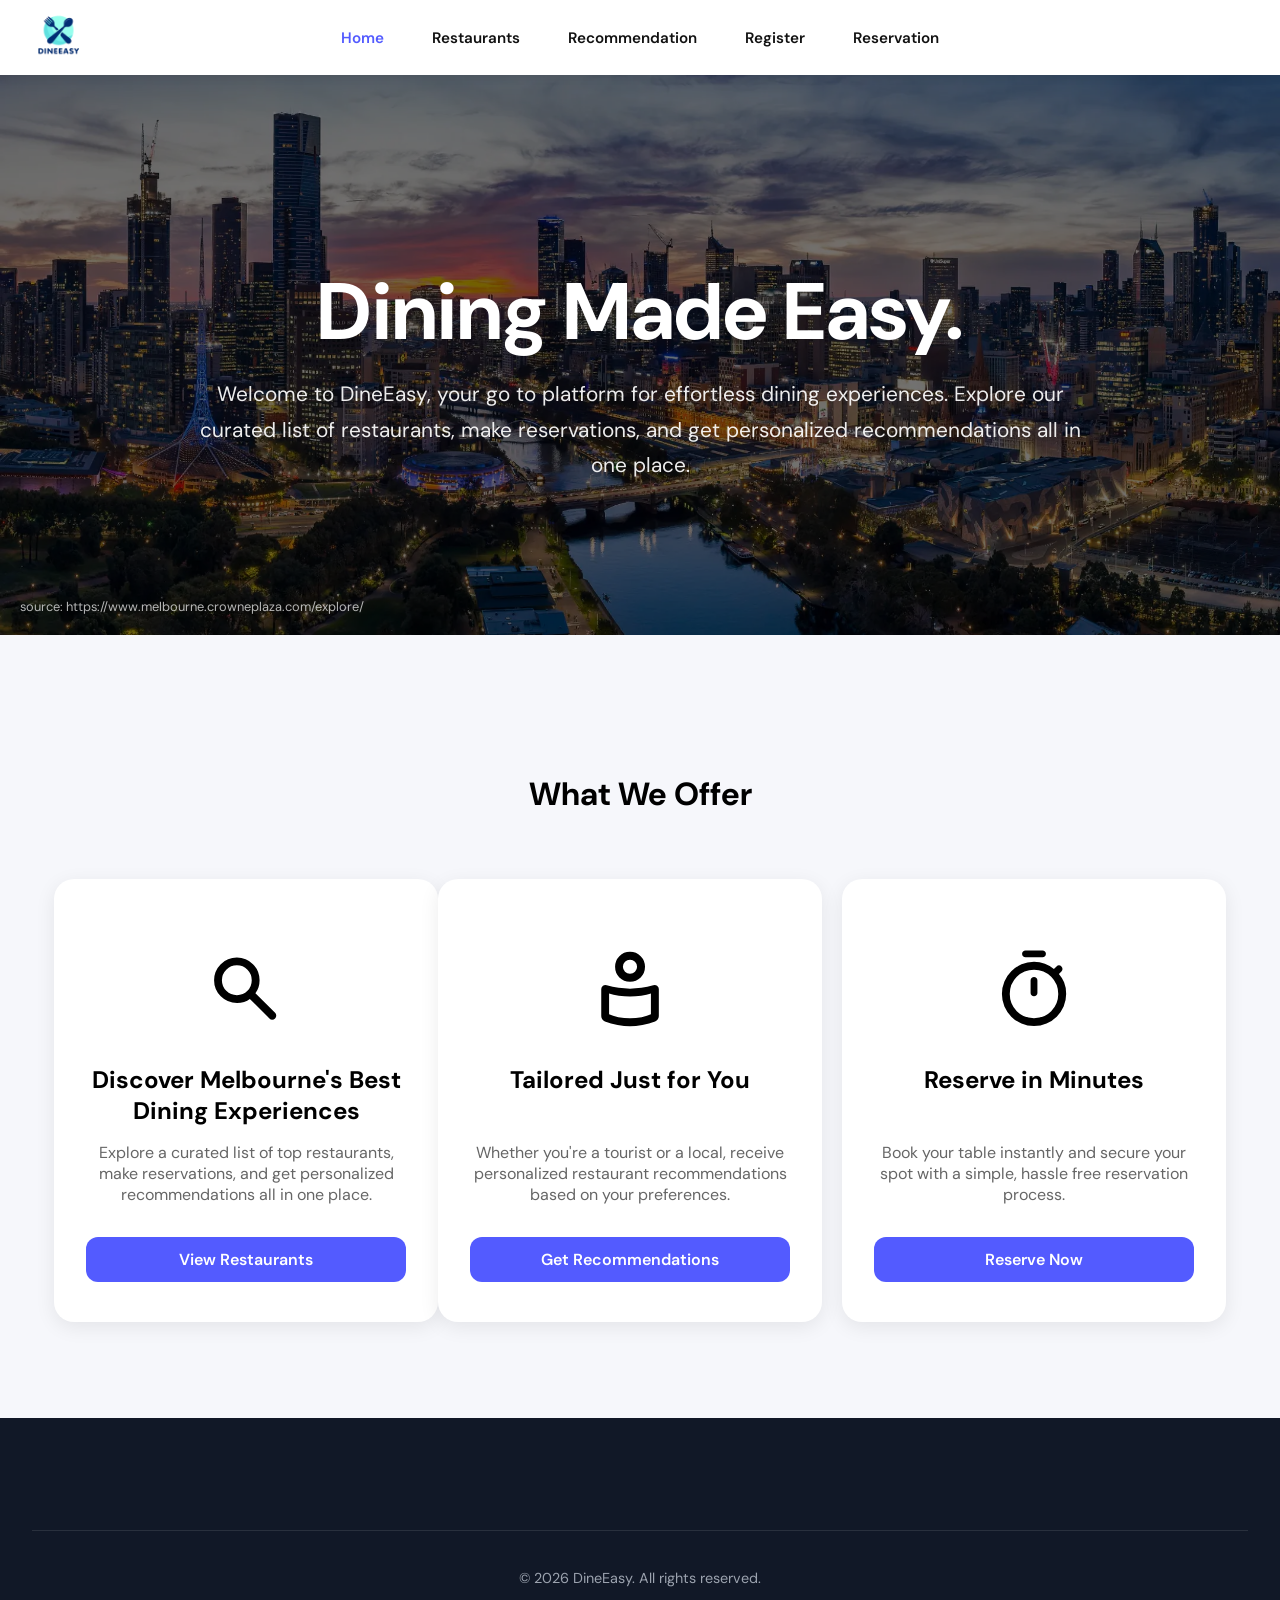
<file: index.html>
<!DOCTYPE html>
<html lang="en">

<head>
    <meta charset="utf-8">
    <meta name="description" content="Web development">
    <meta name="keywords" content="HTML, web development, forms, input elements, COS10005, Nico Gerber">
    <meta name="author" content="Nico Gerber">

    <meta name="viewport" content="width=device-width, initial-scale=1.0">

    <title>Nico Gerber Homepage</title>

    <link rel="stylesheet" href="css/style.css">

    <link href="https://fonts.googleapis.com/css2?family=DM+Sans:wght@400;500;700&display=swap" rel="stylesheet">


</head>

<body>

    <!-- NAV -->

    <header>


        <nav id="main-nav">

            <a href="index.html" id="logo-item">
                <img id="logo" src="images/logo.png" alt="DineEasy logo">
            </a>

            <ul id="nav-links">
                <li><a class="current-page" href="index.html">Home</a></li>
                <li><a href="restaurants.html">Restaurants</a></li>
                <li><a href="recommend.html">Recommendation</a></li>
                <li><a href="register.html">Register</a></li>
                <li><a href="reservation.html">Reservation</a></li>
            </ul>

        </nav>

    </header>

    <main>


        <!-- LEGEND -->

        <section id="homepage-legend">

            <div id="legend">
                <div class="legendtext">
                    <h1>Dining Made Easy.</h1>
                    <p id="welcome-text">Welcome to DineEasy, your go to platform for effortless dining experiences.
                        Explore
                        our curated list
                        of
                        restaurants, make reservations, and get personalized recommendations all in one place.</p>
                </div>




                <div class="bottom-left">
                    source: https://www.melbourne.crowneplaza.com/explore/
                </div>

                <img src="images/legend.jpg" id="legend-image" alt="Melbourne">
            </div>

        </section>

        <br><br>



        <!-- ABOUT -->


        <section id="about-section">


            <div id="about-title">

                <h1>What We Offer</h1>

            </div>


            <div id="about">


                <div id="first-two">

                    <a href="restaurants.html" class="about-link">

                        <div class="about-card">


                            <img src="images/search.svg" alt="About Image 1" class="about-icons">
                            <h2>Discover Melbourne's Best Dining Experiences</h2>
                            <p>Explore a curated list of top restaurants, make reservations, and get personalized
                                recommendations all in one place.</p>



                            <div class="about-button">
                                View Restaurants
                            </div>

                        </div>
                    </a>



                    <a href="recommend.html" class="about-link">
                        <div class="about-card">
                            <img src="images/you.svg" alt="About Image 2" class="about-icons">
                            <h2>Tailored Just for You</h2>
                            <br>
                            <p>Whether you're a tourist or a local, receive personalized restaurant recommendations
                                based on
                                your preferences.
                            </p>

                            <div class="about-button">
                                Get Recommendations
                            </div>

                        </div>

                    </a>


                </div>
                <a href="reservation.html" class="about-link">


                    <div class="about-card">
                        <img src="images/time.svg" alt="About Image 3" class="about-icons">
                        <h2>Reserve in Minutes</h2>
                        <br>
                        <p>Book your table instantly and secure your spot with a simple, hassle free reservation
                            process.

                        </p>


                        <div class="about-button">
                            Reserve Now
                        </div>
                    </div>
                </a>

            </div>



        </section>


    </main>


    <!-- FOOTER -->

    <footer id="main-footer">

        <div class="footer-bottom">
            <p>&copy; 2026 DineEasy. All rights reserved.</p>
        </div>

    </footer>



</body>

</html>
</file>
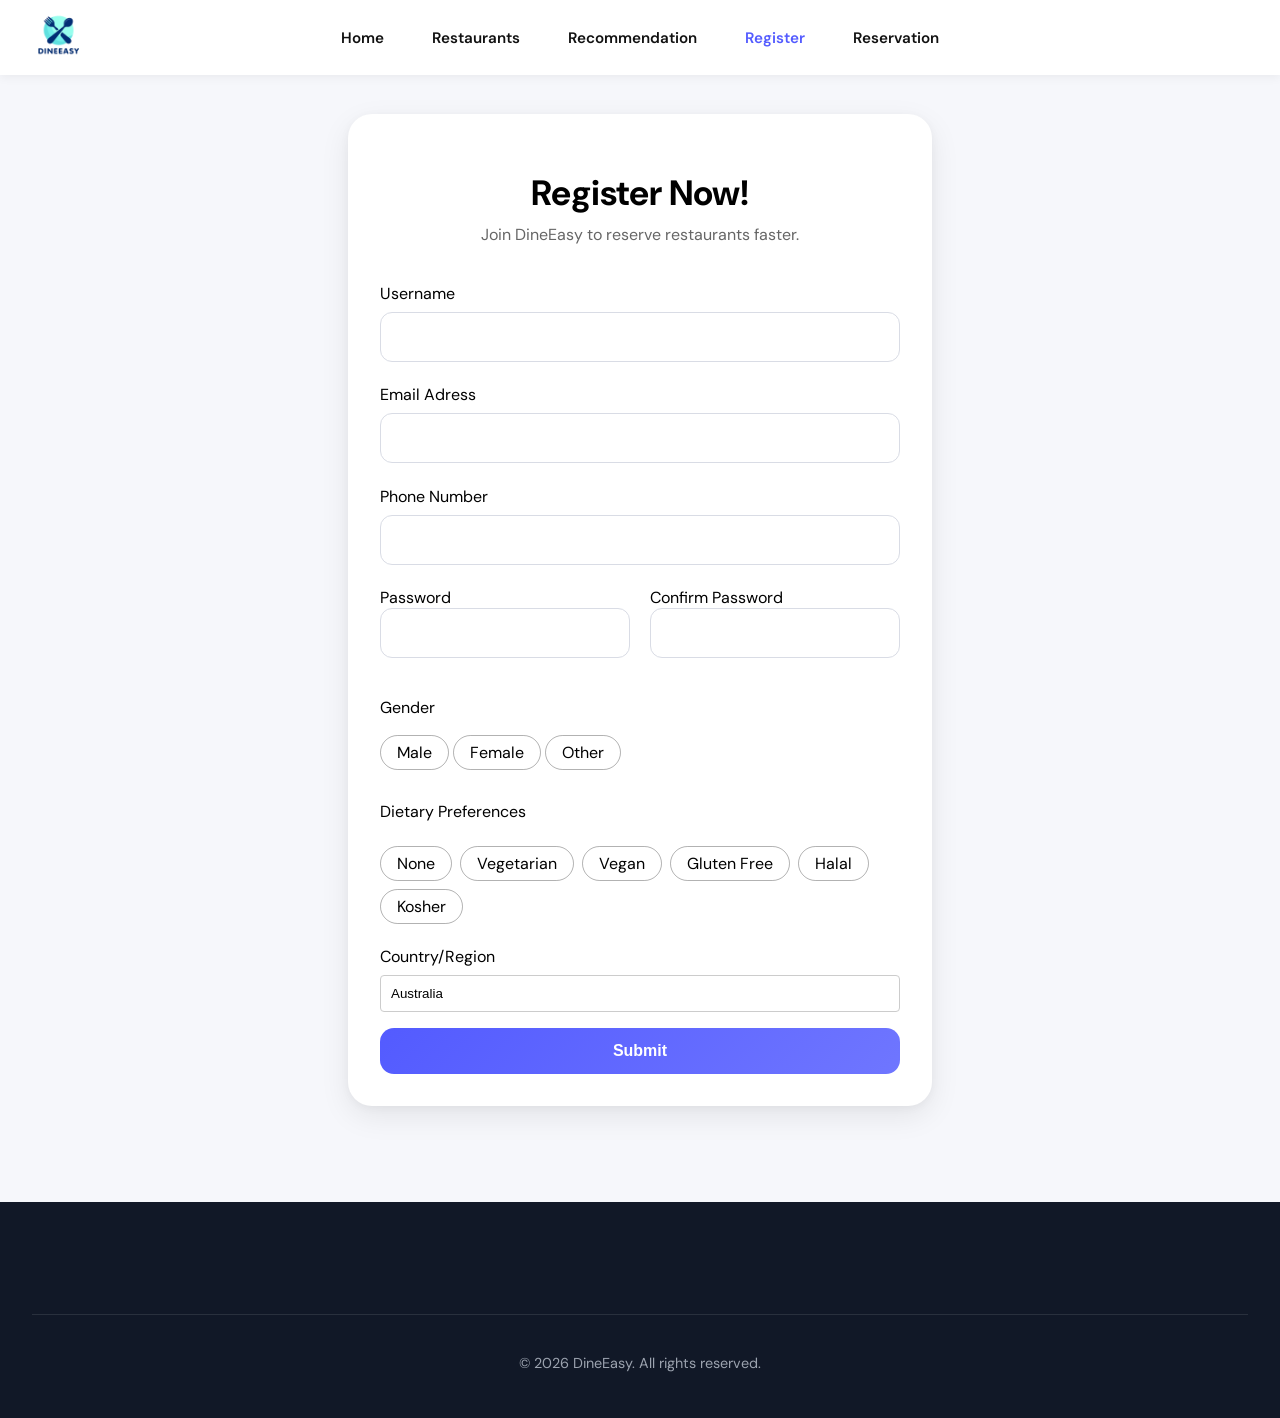
<file: register.html>
<!DOCTYPE html>
<html lang="en">

<head>
    <meta charset="utf-8">
    <meta name="description" content="Web development">
    <meta name="keywords" content="HTML, web development, forms, input elements, COS10005, Nico Gerber">
    <meta name="author" content="Nico Gerber">

    <meta name="viewport" content="width=device-width, initial-scale=1.0">

    <title>Nico Gerber Homepage</title>

    <link rel="stylesheet" href="css/style.css">

    <link href="https://fonts.googleapis.com/css2?family=DM+Sans:wght@400;500;700&display=swap" rel="stylesheet">


</head>

<body>


    <!-- NAV -->

    <header>


        <nav id="main-nav">

            <a href="index.html" id="logo-item">
                <img id="logo" src="images/logo.png" alt="DineEasy logo">
            </a>

            <ul id="nav-links">
                <li><a href="index.html">Home</a></li>
                <li><a href="restaurants.html">Restaurants</a></li>
                <li><a href="recommend.html">Recommendation</a></li>
                <li><a class="current-page" href="register.html">Register</a></li>
                <li><a href="reservation.html">Reservation</a></li>
            </ul>

        </nav>

    </header>

    <main>





        <br><br>


        <!-- FORM -->



        <form id="regform" class="register-form" action="http://mercury.swin.edu.au/it000000/cos10005/regtest.php"
            method="post">
            <div class="form-wrapper">

                <div id="reg-title">

                    <h1>Register Now!</h1>

                    <p>Join DineEasy to reserve restaurants faster.</p>


                </div>


                <!--   USERNAME   -->

                <div class="field">

                    <label for="username">Username</label>
                    <input type="text" id="username" name="username">
                    <div class="field-error" id="username-error"></div>

                </div>

                <!--   EMAIL   -->

                <div class="field">
                    <label for="email">Email Adress</label>
                    <input type="text" id="email" name="email">
                    <div class="field-error" id="email-error"></div>

                </div>

                <!--   PHONE NUMBER   -->

                <div class="field">
                    <label for="phonenumber">Phone Number</label>
                    <input type="tel" id="phonenumber" name="phonenumber">
                    <div class="field-error" id="phone-error"></div>

                </div>


                <!--   PASSWORD   -->

                <div class="field">

                    <div class="password-section">

                        <div class="stack-label">
                            <label for="password">Password</label>
                            <input type="password" id="password" name="password">
                        </div>

                        <div class="stack-label">
                            <label for="confirmpassword">Confirm Password</label>
                            <input type="password" id="confirmpassword" name="confirmpassword">
                        </div>


                    </div>

                </div>

                <div class="field-error" id="password-error"></div>

                <!--   GENDER   -->

                <div class="field">
                    <p>Gender</p>

                    <div class="radio-options">

                        <label for="male"><input type="radio" id="male" name="gender" value="male">Male</label>
                        <label for="female"><input type="radio" id="female" name="gender" value="female">Female</label>
                        <label for="other"><input type="radio" id="other" name="gender" value="other">
                            Other</label>


                    </div>

                </div>

                <div class="field-error" id="gender-error"></div>

                <!--   DIETARY PREFERENCES   -->

                <div class="field">



                    <p>Dietary Preferences</p>



                    <div class="check-options">

                        <label for="none"><input type="checkbox" id="none" name="dietary-preferences"
                                value="none">None</label>
                        <label for="vegetarian"><input type="checkbox" id="vegetarian" name="dietary-preferences"
                                value="vegetarian">Vegetarian</label>
                        <label for="vegan"><input type="checkbox" id="vegan" name="dietary-preferences" value="vegan">
                            Vegan</label>
                        <label for="gluten-free"><input type="checkbox" id="gluten-free" name="dietary-preferences"
                                value="gluten-free"> Gluten Free</label>
                        <label for="Halal"><input type="checkbox" id="Halal" name="dietary-preferences"
                                value="Halal">Halal</label>
                        <label for="Kosher"><input type="checkbox" id="Kosher" name="dietary-preferences"
                                value="Kosher">Kosher</label>


                    </div>

                </div>

                <div class="field-error" id="diet-error"></div>

                <!--   COUNTRY/REGION   -->

                <div class="field">

                    <label for="country">Country/Region</label>

                    <select name="country" id="country">
                        <option value="australia">Australia</option>
                        <option value="canada">Canada</option>
                        <option value="USA">USA</option>
                        <option value="spain">Spain</option>
                    </select>
                </div>

            </div>



            <button id="submit-form" type="submit">Submit</button>


        </form>



    </main>



    <!-- FOOTER -->


    <footer id="main-footer">

        <div class="footer-bottom">
            <p>&copy; 2026 DineEasy. All rights reserved.</p>
        </div>

    </footer>

    <script src="js/script.js"></script>

</body>



</html>
</file>
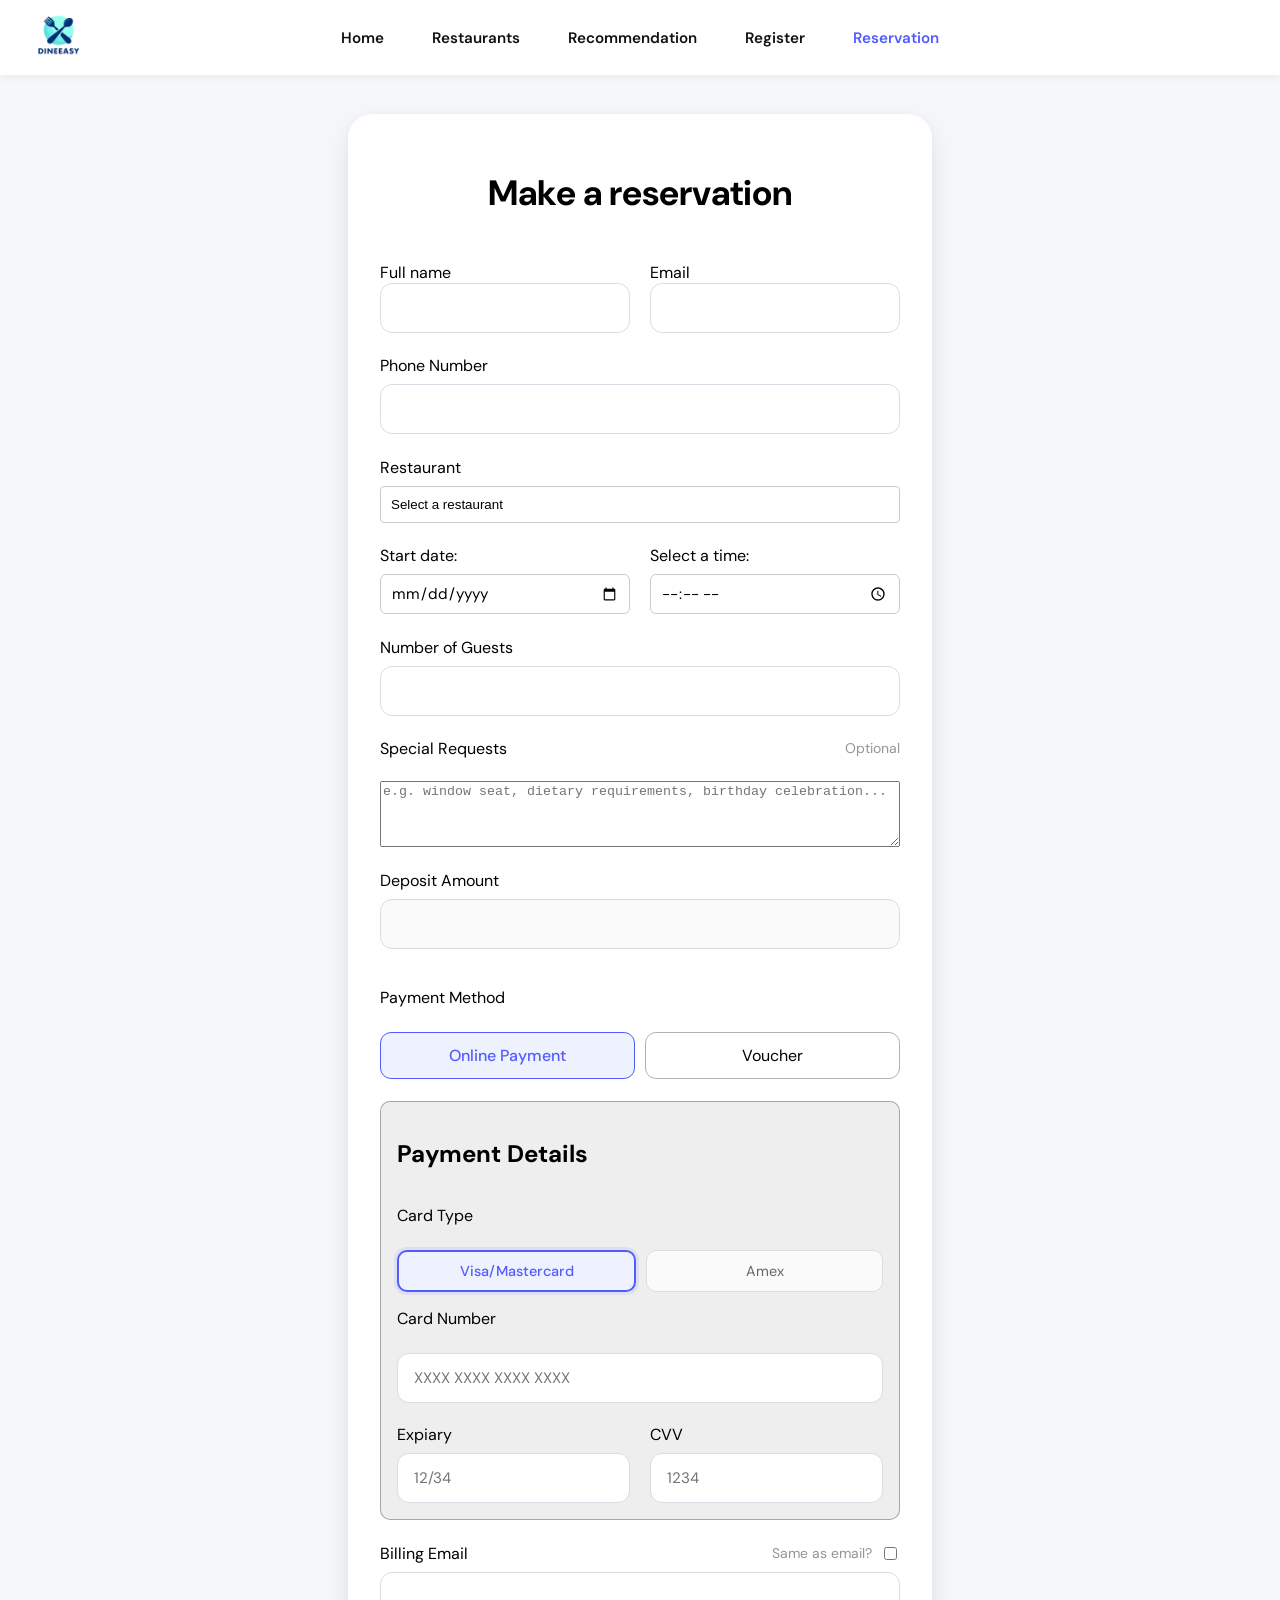
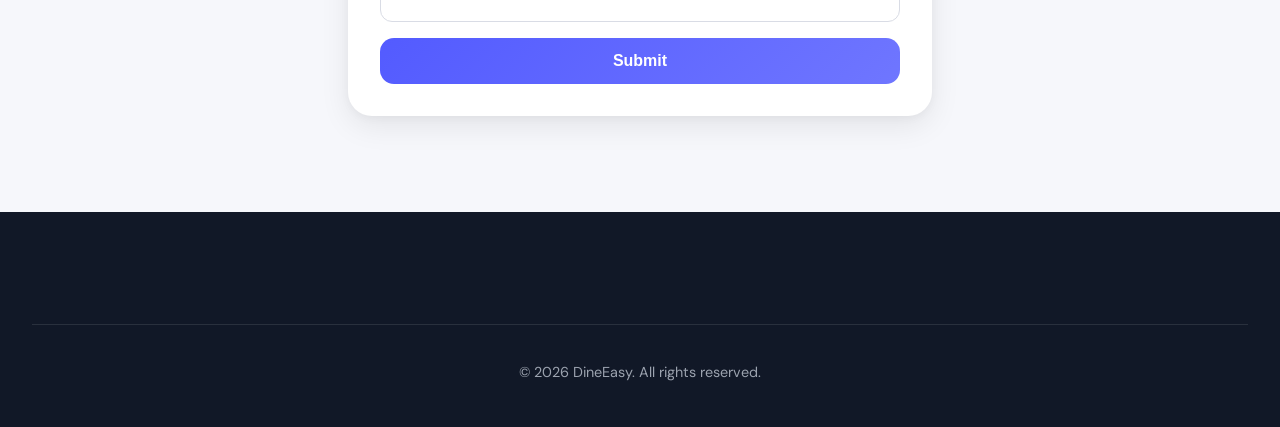
<file: reservation.html>
<!DOCTYPE html>
<html lang="en">

<head>
    <meta charset="utf-8">
    <meta name="description" content="Web development">
    <meta name="keywords" content="HTML, web development, forms, input elements, COS10005, Nico Gerber">
    <meta name="author" content="Nico Gerber">

    <meta name="viewport" content="width=device-width, initial-scale=1.0">

    <title>Nico Gerber Homepage</title>

    <link rel="stylesheet" href="css/style.css">

    <link href="https://fonts.googleapis.com/css2?family=DM+Sans:wght@400;500;700&display=swap" rel="stylesheet">


</head>

<body>


    <!-- NAV -->

    <header>
        <nav id="main-nav">

            <a href="index.html" id="logo-item">
                <img id="logo" src="images/logo.png" alt="DineEasy logo">
            </a>

            <ul id="nav-links">
                <li><a href="index.html">Home</a></li>
                <li><a href="restaurants.html">Restaurants</a></li>
                <li><a href="recommend.html">Recommendation</a></li>
                <li><a href="register.html">Register</a></li>
                <li><a class="current-page" href="reservation.html">Reservation</a></li>
            </ul>

        </nav>

    </header>

    <main>





        <br>
        <br>

        <!-- FORM -->


        <form id="regform" class="register-form" action="http://mercury.swin.edu.au/it000000/cos10005/regtest.php"
            method="post">


            <div class="form-wrapper">

                <div id="reg-title">


                    <h1>Make a reservation</h1>

                </div>


                <!--   Username Email   -->

                <div class="field">

                    <div class="password-section">

                        <div class="stack-label">
                            <label for="fullname">Full name</label>
                            <input type="text" id="fullname" name="fullname">
                            <div class="field-error" id="fullname-error"></div>
                        </div>

                        <div class="stack-label">
                            <label for="email">Email</label>
                            <input type="text" id="email" name="email">
                            <div class="field-error" id="email-error"></div>
                        </div>

                    </div>

                </div>


                <!--   Phone Number   -->



                <div class="field">
                    <label for="phonenumber">Phone Number</label>
                    <input type="tel" id="phonenumber" name="phonenumber">
                    <div class="field-error" id="phone-error"></div>

                </div>


                <!--   Restaurant List   -->

                <div class="field">
                    <label for="restaurants">Restaurant</label>
                    <select id="restaurants" name="restaurants">
                        <option value="">Select a restaurant</option>
                    </select>

                    <div class="field-error" id="restaurant-error"></div>

                </div>

                <!--  Date    -->

                <div class="password-section">

                    <div class="field">
                        <label for="date">Start date:</label>

                        <input type="date" id="date" name="date" />
                        <div class="field-error" id="date-error"></div>


                    </div>


                    <!-- Time     -->
                    <div class="field">

                        <label for="time">Select a time:</label>
                        <input type="time" id="time" name="time">
                        <div class="field-error" id="time-error"></div>

                    </div>



                </div>

                <!--    Number of guests  -->
                <div class="field">
                    <label for="guests">Number of Guests</label>
                    <input type="number" id="guests" name="guests">

                    <div class="field-error" id="guestnum-error"></div>



                </div>

                <!-- Special requests  -->

                <div class="row">


                    <label for="requests">Special Requests</label>

                    <label class="small-label">Optional</label>


                </div>
                <textarea id="requests" name="requests" rows="4" cols="50"
                    placeholder="e.g. window seat, dietary requirements, birthday celebration..."></textarea>



                <!-- Deposit Amount  -->
                <div class="field">



                    <label for="guests">Deposit Amount</label>


                    <input type="text" id="deposit" name="deposit" disabled>




                </div>



                <!-- Payment Method  -->
                <div class="field">

                    <p>Payment Method</p>
                    <div class="option">
                        <label for="online-payment"><input type="radio" id="online-payment" name="payment-option"
                                value="online-payment" checked>Online Payment</label>
                        <label for="voucher"><input type="radio" id="voucher" name="payment-option"
                                value="voucher">Voucher</label>


                    </div>

                </div>

                <!-- Voucher  -->

                <div id="voucherSection">

                    <div class="field">

                        <label for="voucher">Voucher</label>
                        <input type="text" id="voucher-input" name="voucher" maxlength="19"
                            placeholder="XXXX-XXXX-XXXX-XXXX">
                        <div class="field-error" id="voucher-error"></div>

                    </div>

                </div>


                <!-- Card details -->
                <div id="payment-card">

                    <div id="payment-title">
                        <h2>Payment Details</h2>
                    </div>


                    <!-- Card type -->

                    <div class="field">
                        <p>Card Type</p>
                        <div class="card-option">
                            <label for="visa-master"><input type="radio" id="visa-master" name="card-type"
                                    value="visa-master" checked>Visa/Mastercard</label>
                            <label for="amex"><input type="radio" id="amex" name="card-type" value="amex">Amex</label>

                        </div>

                    </div>


                    <!-- Card number -->

                    <div class="field">
                        <p>Card Number</p>
                        <input type="text" id="card-number" name="card-number" placeholder="">
                        <div class="field-error" id="cardnumber-error"></div>

                    </div>



                    <!-- Expiary -->



                    <br>
                    <div class="password-section">

                        <div class="field">
                            <label for="expiary">Expiary</label>

                            <input type="text" id="expiary" name="expiary" maxlength="5" placeholder="12/34" />

                            <div class="field-error" id="expiary-error"></div>

                        </div>


                        <!-- CVV -->


                        <div class="field">

                            <label for="cvv">CVV</label>
                            <input type="text" id="cvv" name="cvv" maxlength="4" placeholder="1234" />

                            <div class="field-error" id="cvv-error"></div>


                        </div>



                    </div>

                </div>

                <!-- Billing Email  -->

                <div class="field">

                    <div class="row">
                        <label for="billing-email">Billing Email</label>

                        <div class="email-checkbox">

                            <label class="small-label" for="billing-email">Same as email?</label>

                            <input type="checkbox" id="same-email" name="same-email" />

                        </div>

                    </div>



                    <input type="text" id="billing-email" name="billing-emai" />

                    <div class="field-error" id="billing-email-error"></div>



                </div>



            </div>


            <button id="submit-form" type="submit">Submit</button>
        </form>





    </main>



    <!-- FOOTER  -->


    <footer id="main-footer">

        <div class="footer-bottom">
            <p>&copy; 2026 DineEasy. All rights reserved.</p>
        </div>

    </footer>


    <!-- SCRIPTS  -->


    <script src="js/script.js"></script>
</body>

</html>
</file>
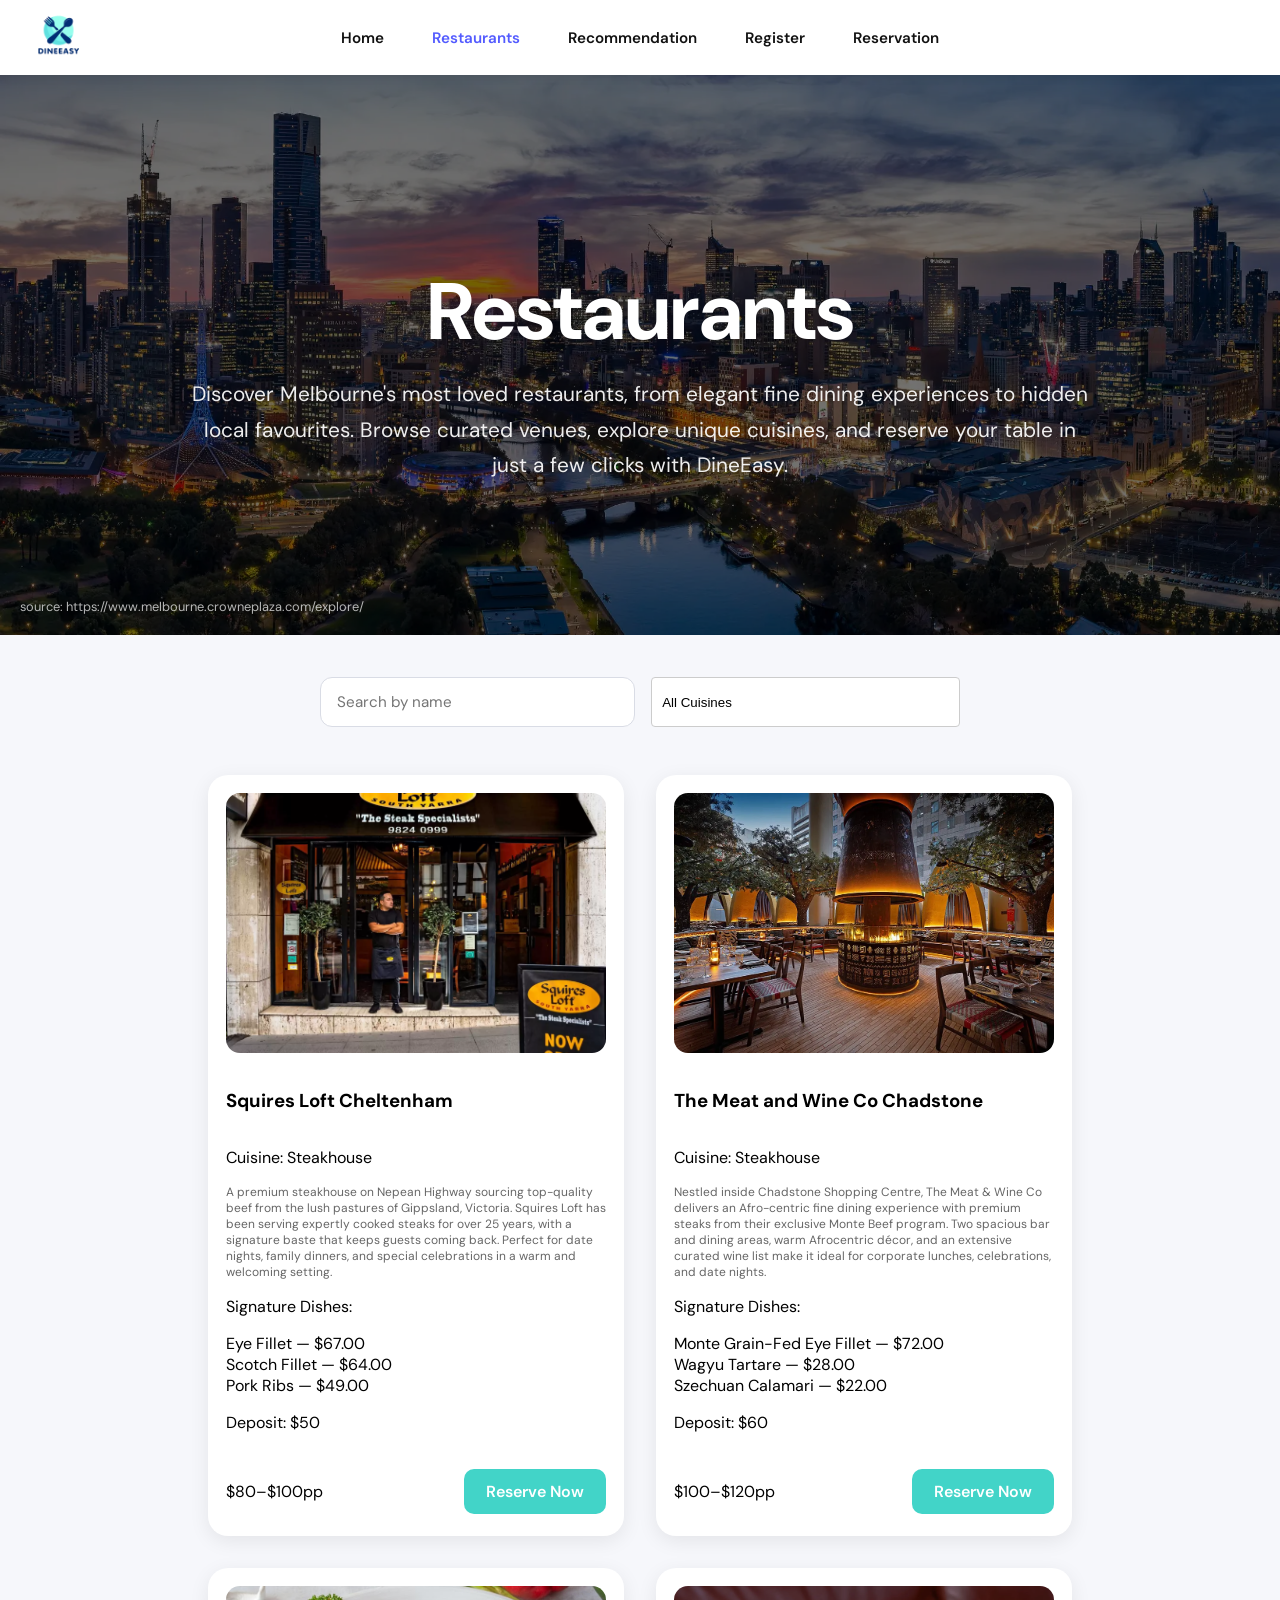
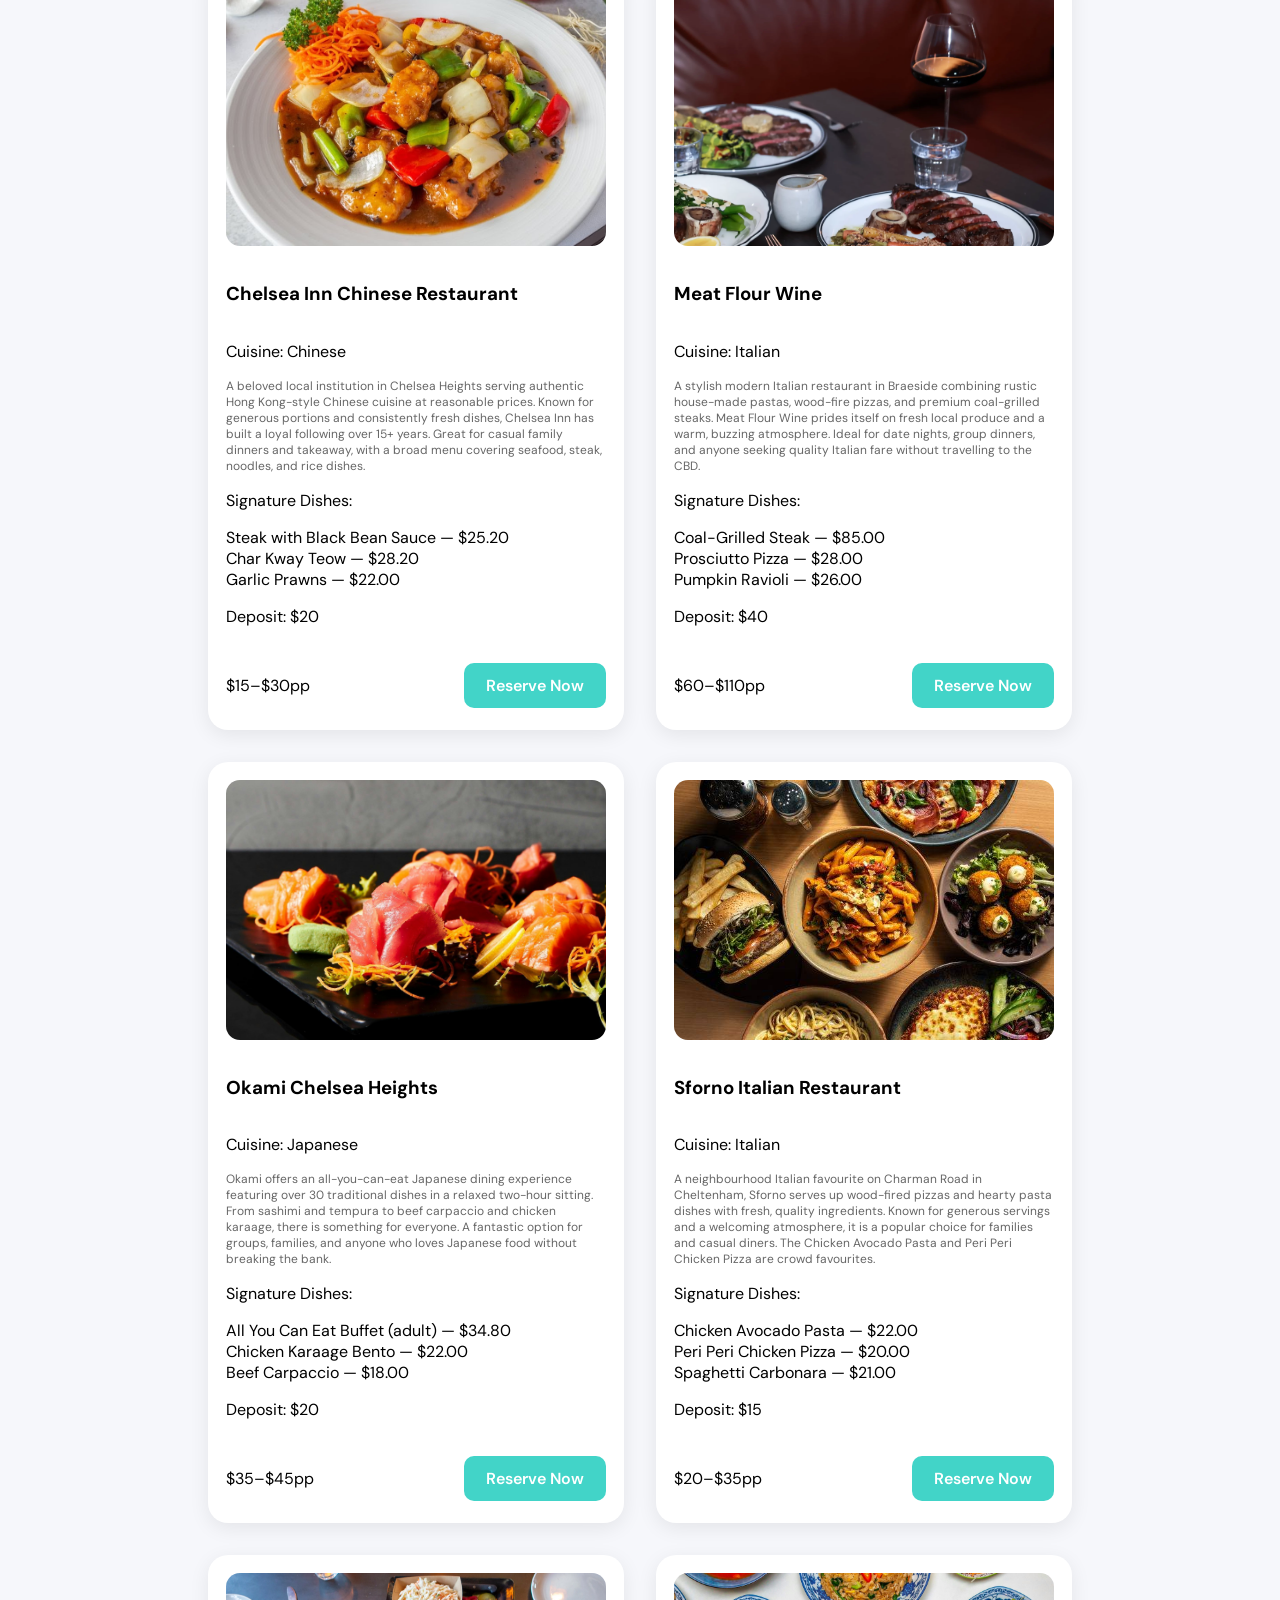
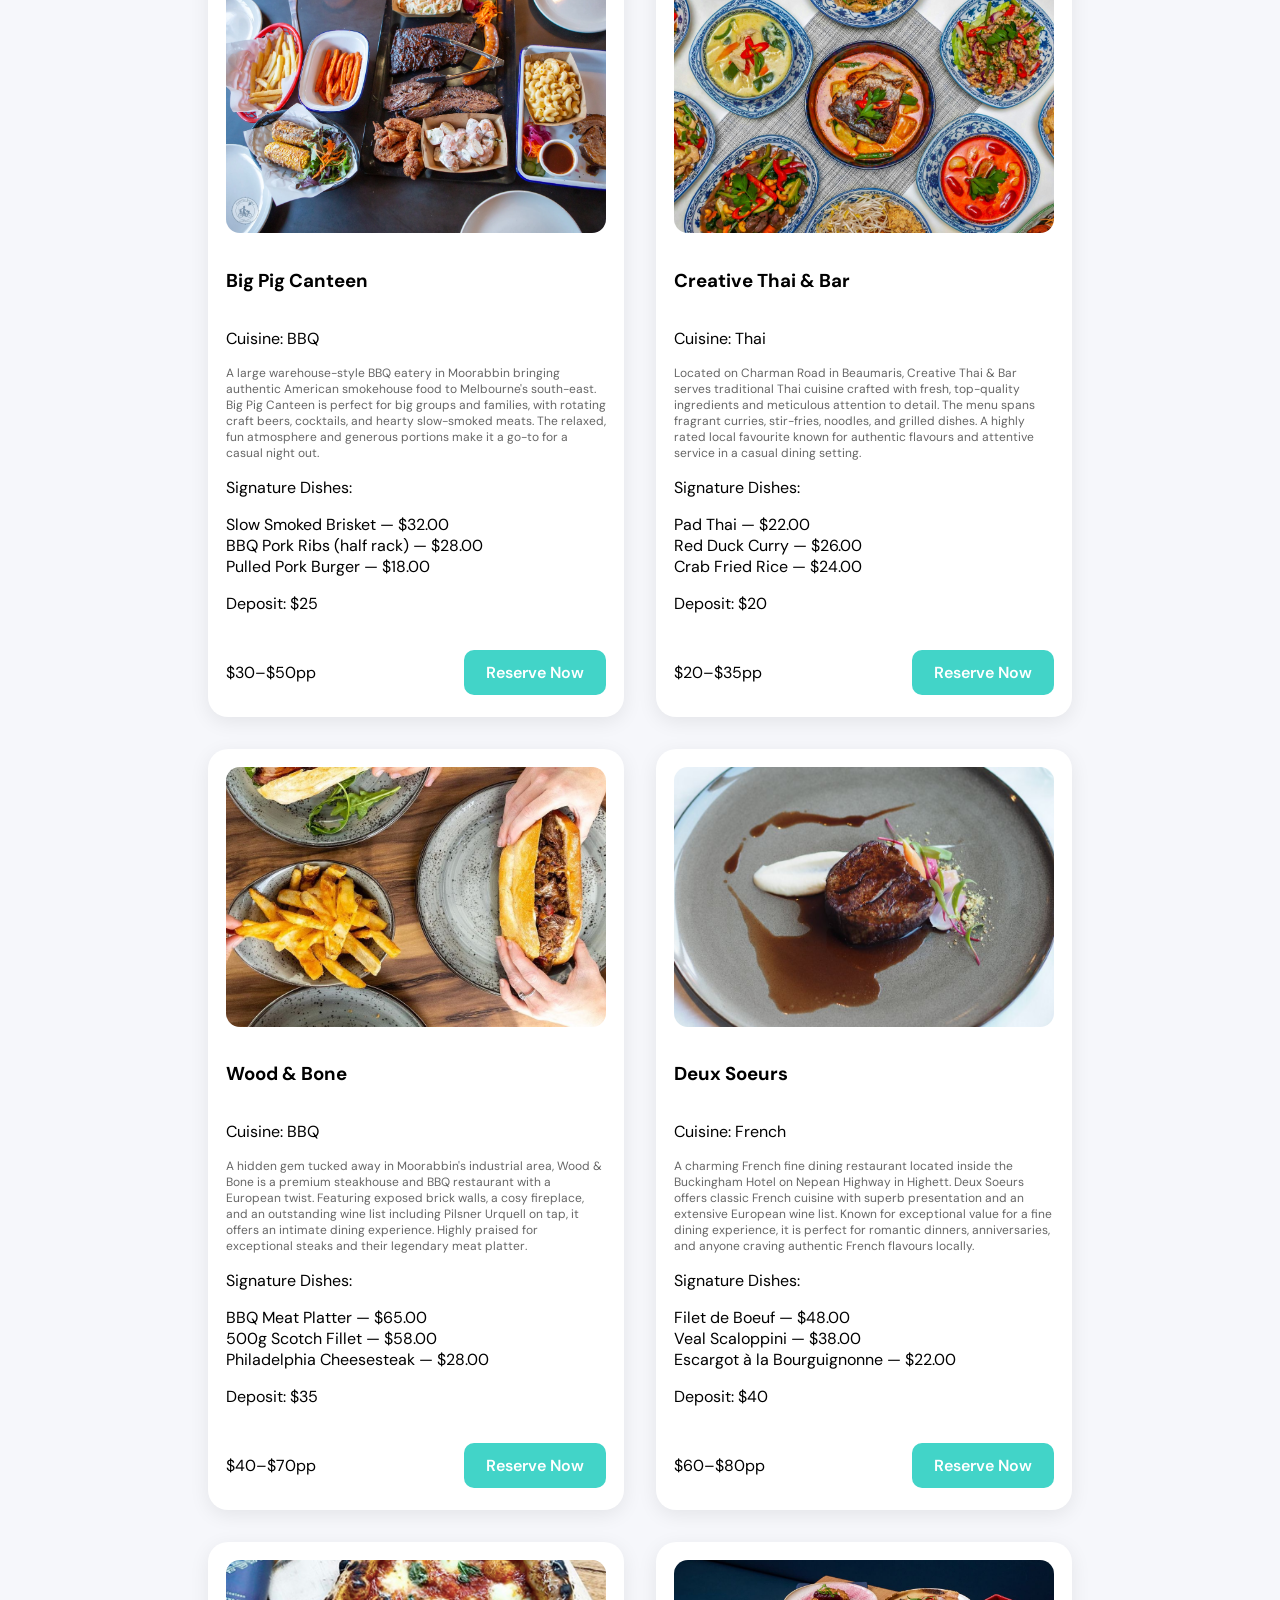
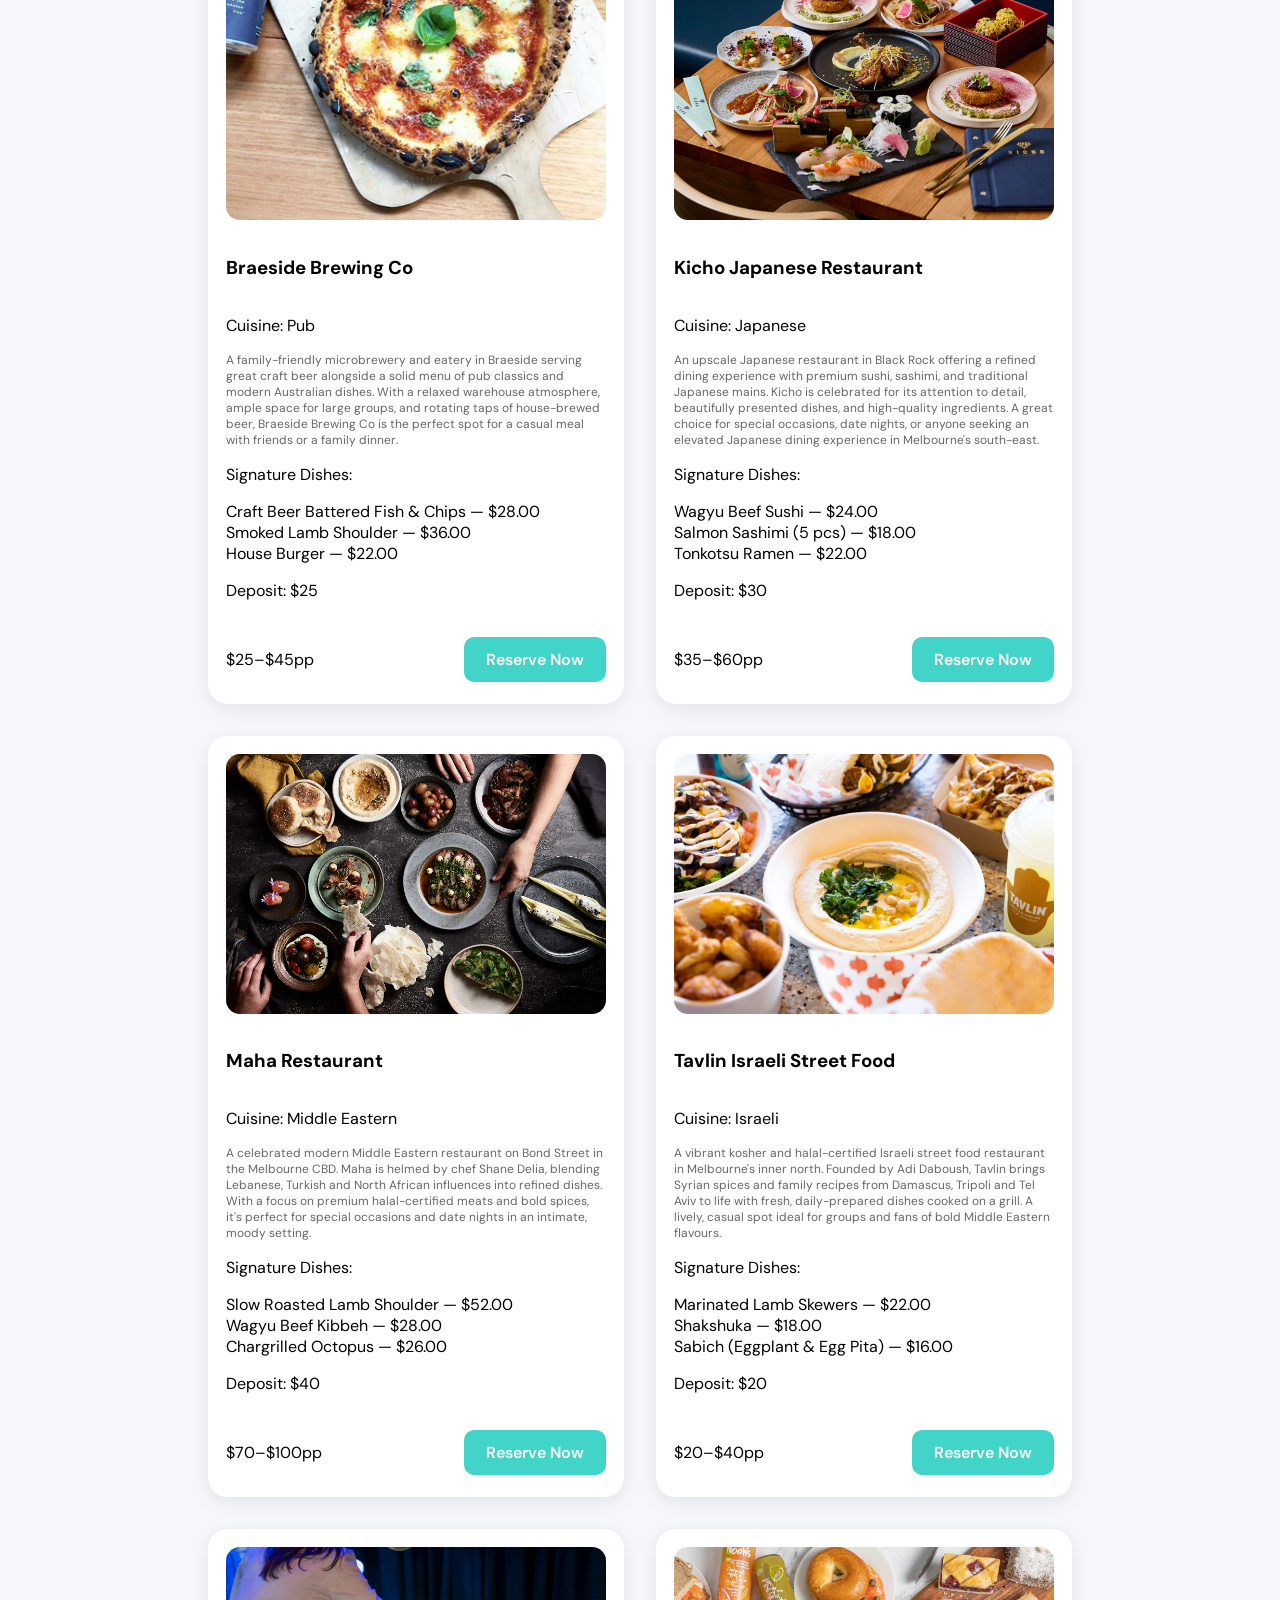
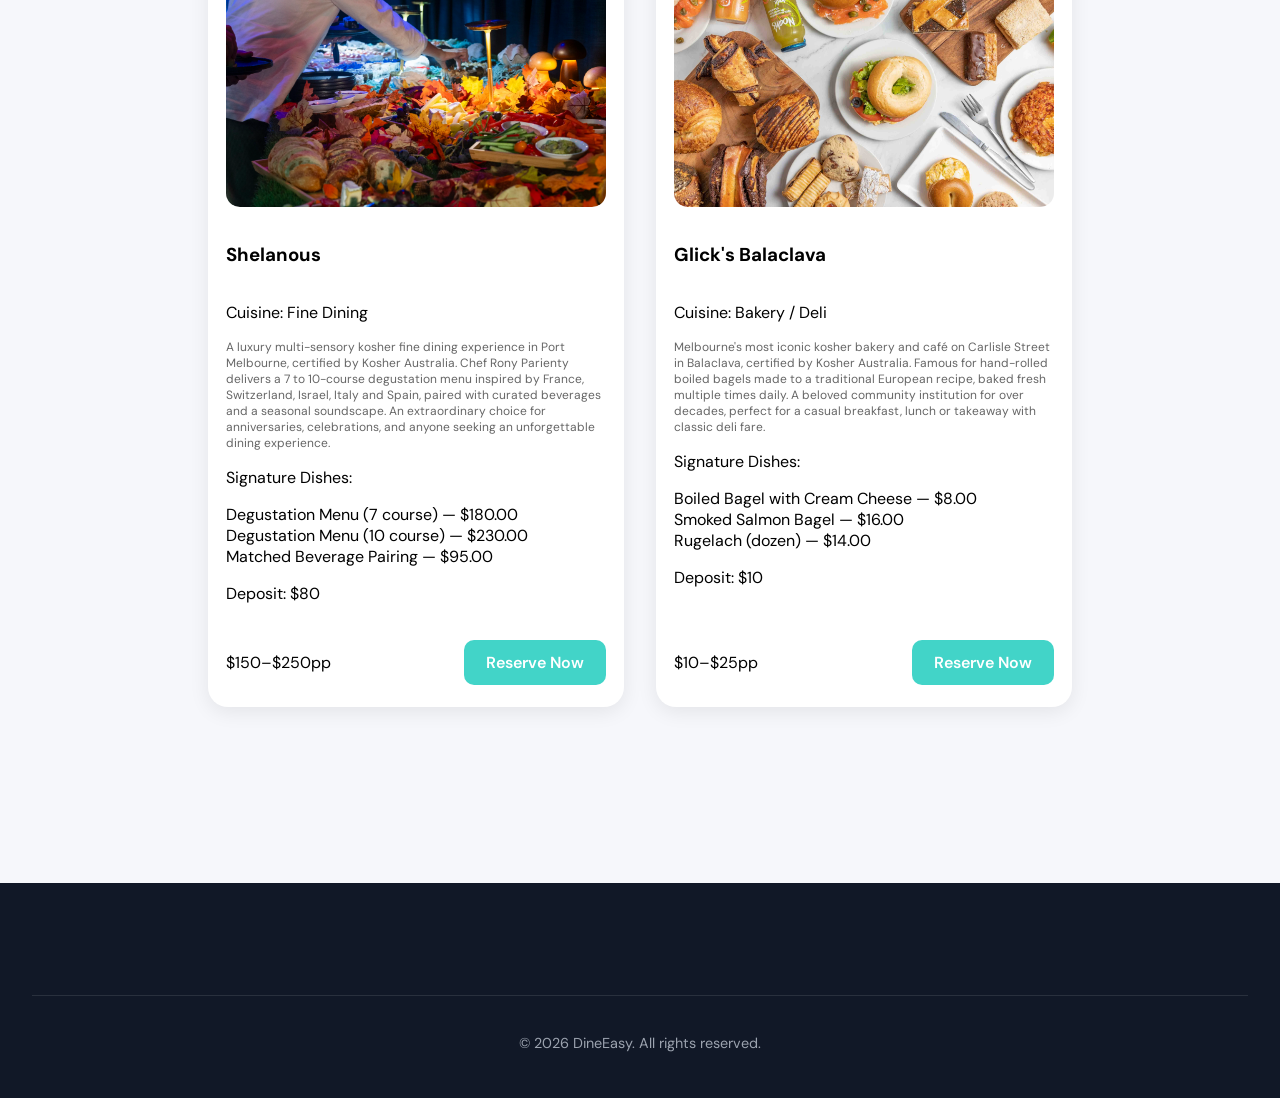
<file: restaurants.html>
<!DOCTYPE html>
<html lang="en">

<head>
    <meta charset="utf-8">
    <meta name="description" content="Web development">
    <meta name="keywords" content="HTML, web development, forms, input elements, COS10005, Nico Gerber">
    <meta name="author" content="Nico Gerber">

    <meta name="viewport" content="width=device-width, initial-scale=1.0">

    <title>Nico Gerber Homepage</title>

    <link rel="stylesheet" href="css/style.css">

    <link href="https://fonts.googleapis.com/css2?family=DM+Sans:wght@400;500;700&display=swap" rel="stylesheet">




</head>

<body>

    <header>





        <!-- NAV -->

        <nav id="main-nav">

            <a href="index.html" id="logo-item">
                <img id="logo" src="images/logo.png" alt="DineEasy logo">
            </a>

            <ul id="nav-links">
                <li><a href="index.html">Home</a></li>
                <li><a class="current-page" href="restaurants.html">Restaurants</a></li>
                <li><a href="recommend.html">Recommendation</a></li>
                <li><a href="register.html">Register</a></li>
                <li><a href="reservation.html">Reservation</a></li>
            </ul>

        </nav>

    </header>
    <main>



        <!-- LEGEND -->

        <section id="Restaurants-legend">

            <div id="legend">
                <div class="legendtext">
                    <h1>Restaurants</h1>

                    <p id="welcome-text">Discover Melbourne's most loved restaurants, from elegant fine dining
                        experiences to hidden local
                        favourites. Browse curated venues, explore unique cuisines, and reserve your table in just a few
                        clicks with DineEasy.
                    </p>

                </div>

                <div class="bottom-left">
                    source: https://www.melbourne.crowneplaza.com/explore/
                </div>

                <img src="images/legend.jpg" id="legend-image" alt="Melbourne">
            </div>

        </section>

        <br><br>


        <!-- FILTERS -->


        <div class="filter-options">


            <input type="text" id="search" name="search" placeholder="Search by name" />


            <select id="cuisine-list" name="cuisine-list">
                <option value="all">All Cuisines</option>
                <div id="cuisine-dropdown"></div>
            </select>

        </div>




        <!-- RESTAURANTS -->


        <div id="restaurant-list-container">
            <div id="restaurant-list"></div>
        </div>



    </main>

    <!-- FOOTER -->

    <footer id="main-footer">

        <div class="footer-bottom">
            <p>&copy; 2026 DineEasy. All rights reserved.</p>
        </div>

    </footer>



    <script src="js/script.js"></script>




</body>

</html>
</file>
<file: css/style.css>
/* =========================
   NATIVE STYLES
========================= */

body {
    font-family: 'DM Sans', sans-serif;
    margin: 0;
    padding: 0;

    background: #f6f7fb;
}


section {
    margin: 0;
    padding: 0;
}

/* =========================
   FOOTER
========================= */

#main-footer {
    background: #111827;


    margin-top: 6rem;
    padding: 4rem 2rem 2rem;
}



.footer-bottom {
    border-top: 1px solid rgba(255, 255, 255, 0.1);

    margin-top: 3rem;
    padding-top: 1.5rem;

    text-align: center;
    color: #9ca3af;
    font-size: 0.9rem;
}


/* =========================
   NAVBAR
========================= */

#main-nav {
    position: fixed;
    top: 0;
    width: 100%;
    height: 75px;

    background: white;
    backdrop-filter: blur(10px);

    display: flex;
    justify-content: center;
    align-items: center;

    box-shadow: 0 2px 10px rgba(0, 0, 0, 0.06);

    z-index: 1000;


}

#nav-links {
    display: flex;
    align-items: center;
    gap: 3rem;

    list-style: none;
    padding: 0;
    margin: 0;
}

#nav-links li {
    display: flex;
    align-items: center;
}

#nav-links li a {
    text-decoration: none;
    color: #111;
    font-size: 0.95rem;
    font-weight: 600;
    transition: 0.2s ease;
}

#nav-links li a:hover {
    color: #535bff;
}

/* Logo */



#logo-item {
    position: absolute;
    left: 30px;
    list-style: none;
}

#logo {
    height: 58px;
    width: auto;
    display: block;
}


#nav-links li a.current-page {
    color: #535bff;

}

/* =========================
   HERO SECTION
========================= */

#legend {
    position: relative;
    margin-top: 75px;
    overflow: hidden;
}

#legend-image {
    width: 100%;
    height: 560px;

    object-fit: cover;
    object-position: center;

    filter: brightness(45%);
    display: block;
}

.legendtext {
    position: absolute;
    top: 50%;
    left: 50%;

    transform: translate(-50%, -50%);

    text-align: center;
    color: white;

    width: 90%;
    max-width: 900px;

    z-index: 2;
}

.legendtext h1 {
    font-size: 5rem;
    line-height: 1;
    margin-bottom: 1.5rem;
    font-weight: 700;
}

#welcome-text {
    font-size: 1.3rem;
    line-height: 1.7;
    color: rgba(255, 255, 255, 0.92);
}

.bottom-left {
    position: absolute;
    bottom: 20px;
    left: 20px;

    color: rgba(255, 255, 255, 0.7);
    font-size: 0.8rem;

    z-index: 2;
}


/* =========================
  ABOUT SECTION
========================= */

#about-title {
    text-align: center;
    margin-top: 6rem;
    margin-bottom: 4rem;
}

#about-title h1 {
    font-size: 2rem;
    color: black;
}



#about {
    display: flex;
    flex-direction: row;

    justify-content: center;
    margin: 0 auto;
    gap: 20px;
    padding: 0 20px;
    margin-bottom: 50px;
}

.about-card {
    background: white;
    width: 320px;

    border-radius: 20px;
    padding: 2.5rem 2rem;

    text-align: center;

    box-shadow: 0 5px 20px rgba(0, 0, 0, 0.08);

    transition: transform 0.2s ease;

}

.about-card:hover {
    transform: translateY(-5px);
}

.about-card h2 {
    font-size: 1.5rem;
    margin-bottom: 10px;
}

.about-card p {
    font-size: 1rem;
    color: #666;
    margin-bottom: 2rem;

}

.about-icons {
    width: auto;
    height: 80px;
    margin-bottom: 10px;
    margin-top: 30px;

}

.about-link {
    text-decoration: none;
    color: inherit;
}



.about-button {
    margin-top: auto;

    background: #535bff;
    color: white;

    padding: 12px 18px;

    border-radius: 12px;

    font-weight: 600;
    text-align: center;

    transition: 0.2s ease;
}

.about-link:hover .about-button {
    background: #4048e2;
}



#first-two {
    display: flex;

}

/* =========================
   RESTAURANTS PAGE
========================= */

#view-restaurants {
    text-decoration: none;
}

.view-restaurants-card {
    width: fit-content;

    margin: 0 auto 6rem;

    padding: 16px 34px;

    background: #535bff;
    color: white;

    border-radius: 999px;

    font-weight: 600;

    transition: 0.2s ease;
}

.view-restaurants-card:hover {
    transform: translateY(-2px);
    background: #4048e2;
}


#restaurant-list {
    padding: 24px;
    display: flex;
    flex-wrap: wrap;
    justify-content: center;
    gap: 30px;

}


.restaurant-item {
    background: white;
    border-radius: 20px;

    width: 380px;

    padding: 18px;

    display: flex;
    flex-direction: column;

    box-shadow: 0 5px 20px rgba(0, 0, 0, 0.08);

    transition: 0.25s ease;

    overflow: hidden;
}

.restaurant-item:hover {
    transform: translateY(-6px);
}

.restaurant-item img {
    width: 100%;
    height: 260px;

    object-fit: cover;
    border-radius: 14px;

    margin-bottom: 1rem;
}

#description {
    font-size: 12px;
    color: #666;
    margin-top: 10px;

}


.reserve-button {
    background: #42d4c8;
    color: white;

    text-decoration: none;

    padding: 12px 22px;

    border-radius: 10px;

    font-weight: 600;

    transition: 0.2s ease;
}

.reserve-button:hover {
    background: #2cc2b6;
}

.restaurant-card-footer {
    display: flex;
    justify-content: space-between;
    align-items: center;

    margin-top: auto;
    padding-top: 1rem;
}

.restaurant-card-body {

    flex: 1;

}

#restaurant-list {
    padding: 3rem 2rem 5rem;

    display: flex;
    flex-wrap: wrap;

    justify-content: center;

    gap: 2rem;
}

#signature-dishes {
    list-style: none;
    padding: 0;
    margin: 0;
}





/* =========================
  REGISTER/RESERVATION PAGE
========================= */



.register-form {
    max-width: 520px;
    margin: 4.5rem auto 3rem;
    padding: 2rem;

    background: white;
    border-radius: 24px;

    box-shadow:
        0 10px 30px rgba(0, 0, 0, 0.08),
        0 2px 10px rgba(0, 0, 0, 0.04);
}

#reg-title {
    text-align: center;
    margin-bottom: 1rem;
}

#reg-title h1 {
    margin-bottom: 0.5rem;
    font-size: 2.2rem;
}

#reg-title p {
    color: #666;
    margin: 0;
}


.form-wrapper {
    display: flex;
    flex-direction: column;
    gap: 1.4rem;
}


.field {
    display: flex;
    flex-direction: column;

    width: 100%;
    gap: 0.5rem;

}

input,
select {
    width: 100%;
    box-sizing: border-box;
}



.stack-label {
    display: flex;
    flex-direction: column;
    flex: 1;
}

.password-section {
    display: flex;
    gap: 20px;
}




.check-options {
    display: flex;
    flex-wrap: wrap;
    gap: 8px;

}



.radio-options label,
.check-options label {
    padding: 6px 16px;
    border: 1px solid rgba(0, 0, 0, 0.3);
    border-radius: 20px;
    cursor: pointer;
    color: rgb(0, 0, 0);
    transition: all 0.2s;

}

.radio-options input[type="radio"]:checked+label,
.radio-options label:has(input:checked) {
    background: #535bff;
    border-color: #535bff;
}


.check-options input[type="checkbox"],
.radio-options input[type="radio"],
.option input[type="radio"],
.card-option input[type="radio"],
.purpose-option input[type="radio"] {
    display: none;
}



.check-options input[type="checkbox"]:checked+label,
.check-options label:has(input:checked) {
    background: #535bff;
    border-color: #535bff;
}

select {
    appearance: none;

    background-color: #fff;
    border: 1px solid #ccc;
    padding: 10px;
    border-radius: 4px;
    cursor: pointer;
}



#submit-form {
    width: 100%;

    padding: 14px;

    border: none;
    border-radius: 14px;

    background: linear-gradient(135deg, #535bff, #6f76ff);

    color: white;
    font-size: 1rem;
    font-weight: 600;

    cursor: pointer;

    transition: all 0.2s ease;

    margin-top: 1rem;
}

#submit-form:hover {
    transform: translateY(-2px);
    box-shadow: 0 10px 20px rgba(83, 91, 255, 0.25);
}


input[type="text"],
input[type="tel"],
input[type="password"],
input[type="email"],
input[type="number"] {

    padding: 14px 16px;
    border-radius: 12px;
    border: 1px solid #d9dce5;

    transition: all 0.2s ease;
    font-family: 'DM Sans', sans-serif;
    font-size: 0.95rem;
    outline: none;
}



input[type="text"]:focus,
input[type="tel"]:focus,
input[type="password"]:focus,
input[type="email"]:focus,
input[type="number"]:focus {
    border-color: #535bff;
}




.field-error {
    font-size: 12px;
    color: red;
    display: none;
}




.option {
    display: flex;
    gap: 10px;
}


.option label {
    flex: 1;

    padding: 12px 16px;

    border: 1px solid rgba(0, 0, 0, 0.3);
    border-radius: 11px;

    cursor: pointer;

    text-align: center;

    transition: all 0.2s;
}


.option input[type="radio"]:checked+label,
.option label:has(input:checked) {
    background: #eef2ff;
    border-color: #535bff;
    color: #535bff;
    font-weight: 500;
}

#payment-card {


    border: 1px solid rgba(0, 0, 0, 0.3);
    background-color: #eeeeee;
    padding: 1rem;
    border-radius: 10px;

}


.expiary-cvv {
    display: flex;
    flex-direction: row;

    width: 50%;
    gap: 2px;

}


.small-label {
    color: #959595;
    font-size: 14px;
    white-space: nowrap;
}


.row {
    display: flex;
    justify-content: space-between;
    align-items: center;
    gap: 12px;
}





input[type="date"],
input[type="time"] {
    border: 1px solid #ccc;
    border-radius: 6px;
    padding: 8px 10px;
    font-family: 'DM Sans', sans-serif;
    font-size: 0.95rem;
    outline: none;
}





.card-option {
    display: flex;
    gap: 10px;

}



.card-option label {
    flex: 1;
    display: flex;
    align-items: center;
    justify-content: center;
    gap: 8px;
    padding: 10px 16px;
    border: 1px solid #ddd;
    border-radius: 10px;
    cursor: pointer;
    color: #666;
    font-size: 0.9rem;
    transition: all 0.2s ease;
    background: #fafafa;
}

.card-option label:hover {
    border-color: #535bff;
    color: #535bff;
    background: #f5f5ff;
}

.card-option input[type="radio"]:checked+label,
.card-option label:has(input:checked) {
    background: #eef2ff;
    border: 2px solid #535bff;
    color: #535bff;
    font-weight: 500;
    box-shadow: 0 0 0 3px rgba(83, 91, 255, 0.1);
}


#payment-title h3 {
    margin: 0 0 0.5rem 0;
}



.filter-options {
    display: flex;
    justify-content: center;
    margin: 0 auto;
    flex-direction: row;
    gap: 1rem;
    flex: 1;
    max-width: 50%;

}

.email-checkbox {
    display: flex;
    align-items: center;
    gap: 8px;
    flex-shrink: 0;
}


/* =========================
  RECCOMENDATION PAGE
========================= */

#reccomend-para {
    display: flex;
    justify-content: center;
    margin: 0 auto;
}


.reccomend-card {
    padding: 2rem 5rem;
    max-width: 700px;

    margin: 0 auto;
    border: 1px solid rgba(0, 0, 0, 0.3);
    border-radius: 14px;

}




.circle {

    display: flex;
    justify-content: center;
    align-items: center;
    border-radius: 40px;
    height: 40px;
    width: 40px;
    border: 1px solid rgba(0, 0, 0, 3);
    color: #000000;
    background-color: #e3e3e3;

}



.stepandcircle {
    text-align: center;
    display: flex;
    flex-direction: column;
    justify-content: center;
    align-items: center;

}

.stepper {
    width: 100%;
    max-width: 700px;

    display: flex;
    align-items: center;
    justify-content: space-between;

    margin: 0 auto 2rem;
}

.stepper-line {
    flex: 1;
    height: 1px;
    background: #ccc;
    margin-bottom: 50px;
}




.stepandcircle {
    width: 80px;
}


#rec-title {
    display: flex;
    justify-content: center;

    margin-top: 5rem;



}


#rec-title h1 {
    margin: 0;
}




.purpose-option {
    display: flex;
    gap: 10px;
}



.purpose-option label {
    flex: 1;
    display: flex;
    flex-direction: column;
    gap: 6px;
    align-items: center;
    justify-content: center;
    gap: 8px;
    padding: 20px 16px;
    border: 1px solid #ddd;
    border-radius: 10px;
    cursor: pointer;
    color: #666;
    font-size: 0.9rem;
    transition: all 0.2s ease;
    background: #fafafa;

}

.purpose-option label:hover {
    border-color: #535bff;
    color: #535bff;
    background: #f5f5ff;
}

.purpose-option input[type="radio"]:checked+label,
.purpose-option label:has(input:checked) {
    background: #eef2ff;
    border: 2px solid #535bff;
    color: #535bff;
    font-weight: 500;
    box-shadow: 0 0 0 3px rgba(83, 91, 255, 0.1);
}


#line {
    margin-top: 2rem;
    border: 1px solid rgba(0, 0, 0, 0.1);
}



#button-wrapper {
    padding: 2rem;
    display: flex;
    margin: 0 auto;
    justify-content: space-between;
}


#previous-button {
    padding: 10px 24px;
    border-radius: 8px;
    border: 1px solid #535bff;
    background: white;
    color: #535bff;
    font-family: 'DM Sans', sans-serif;
    font-size: 0.9rem;
    font-weight: 500;
    cursor: pointer;
    transition: all 0.2s;
}

#previous-button:hover {
    background: #eef2ff;
}

#next-button {
    padding: 10px 24px;
    border-radius: 8px;
    border: none;
    background: #535bff;
    color: white;
    font-family: 'DM Sans', sans-serif;
    font-size: 0.9rem;
    font-weight: 500;
    cursor: pointer;
    transition: all 0.2s;
}

#next-button:hover {
    background: #3f48cc;
}

.ti {

    font-size: 24px;
}


.step3-field {
    margin-bottom: 20px;
}


.step-3-label p {
    margin-bottom: 1rem;
    font-weight: 600;
}


.results-card {
    border: 0.5px solid rgba(0, 0, 0, 0.2);
    border-radius: 12px;
    margin-bottom: 12px;
    overflow: hidden;
    background: white;
}

.results-card-top {
    border: 2px solid #535bff;
}

.results-top-bar {
    background: #535bff;
    color: white;
    padding: 6px 16px;
    font-size: 12px;
    font-weight: 500;
}

.results-card-body {
    padding: 1.25rem;
}

.results-card-header {
    display: flex;
    justify-content: space-between;
    align-items: flex-start;
    gap: 12px;
    margin-bottom: 12px;
}

.results-name {
    font-size: 16px;
    font-weight: 500;
    margin: 0 0 4px;
}

.results-sub {
    font-size: 13px;
    color: #666;
    margin: 0;
}

.results-tags {
    display: flex;
    flex-wrap: wrap;
    gap: 6px;
}

.results-tag {
    font-size: 12px;
    padding: 3px 10px;
    border-radius: 20px;
}

.results-tag-purpose {
    background: #c4c8d6;
    color: #3C3489;
}

.results-tag-dietary {
    background: #a0c5b8;
    color: #085041;
}

.results-reserve {
    border-radius: 8px;
    padding: 8px 16px;
    font-size: 13px;
    font-weight: 500;
    cursor: pointer;
    white-space: nowrap;
    font-family: 'DM Sans', sans-serif;
}

.results-reserve-top {
    background: #535bff;
    color: white;
    border: none;
}

.results-reserve-outline {
    background: white;
    color: #535bff;
    border: 1px solid #535bff;
}



/* =========================
  TABLET
========================= */

@media screen and (max-width: 1023px) {

    /* CARDS */

    .reccomend-card {
        margin: 0 2rem;
        padding: 2rem;

    }

    #about {
        flex-direction: column;
        align-items: center;

    }

    #first-two {

        gap: 20px;
    }


    /* NAV */

    #nav-links {
        gap: 1.5rem;
    }


    /* RECCOMEND */

    .purpose-option {
        display: grid;

        /* 2 colums taking up full space */
        grid-template-columns: repeat(2, 1fr);
    }



    .stepper {
        width: 100%;
        padding: 0 1rem;
        box-sizing: border-box;
    }





}

/* =========================
  MOBILE
========================= */


@media screen and (max-width: 767px) {

    /* NAVBAR */

    #main-nav {
        height: auto;
        padding: 1rem 0;

        flex-direction: column;
        gap: 1rem;
    }

    #nav-links {
        flex-wrap: wrap;
        justify-content: center;
        gap: 1rem;

        padding: 0 1rem;
    }

    #nav-links li a {
        font-size: 0.67rem;
    }

    #logo-item {
        position: relative;
        align-self: center;
        left: 0;

    }

    /* TITLES */

    #rec-title h1 {
        font-size: 2rem;
        text-align: center;
    }

    #reccomend-para p {
        text-align: center;
        padding: 0 1rem;
    }


    .legendtext h1 {
        font-size: 3.5rem;

        margin: 0;
    }


    #welcome-text {
        font-size: 0.9rem;
    }


    .step-title {
        font-size: 1.5rem;

    }


    .step-description {
        font-size: 0.8rem;
    }

    /* CARD */

    .reccomend-card {
        margin: 1rem;
        padding: 1.5rem;
        border-radius: 18px;

    }


    #about {
        flex-direction: column;
        display: flex;

    }

    .about-card {
        width: 285px;
    }

    #first-two {
        flex-direction: column;
    }

    /* OPTIONS */

    .purpose-option {
        display: flex;
        flex-direction: column;
    }

    .purpose-option label {
        width: 100%;
        box-sizing: border-box;
    }

    /* BUTTONS */

    #button-wrapper {
        flex-direction: column;
        gap: 1rem;
    }

    #previous-button,
    #next-button {
        width: 100%;
    }


    #next-button {
        order: 1;

    }

    #previous-button {
        order: 2;

    }

    /* RESULTS */

    .results-card-header {
        flex-direction: column;
        align-items: flex-start;
    }

    .results-reserve {
        width: 100%;
    }

}
</file>
